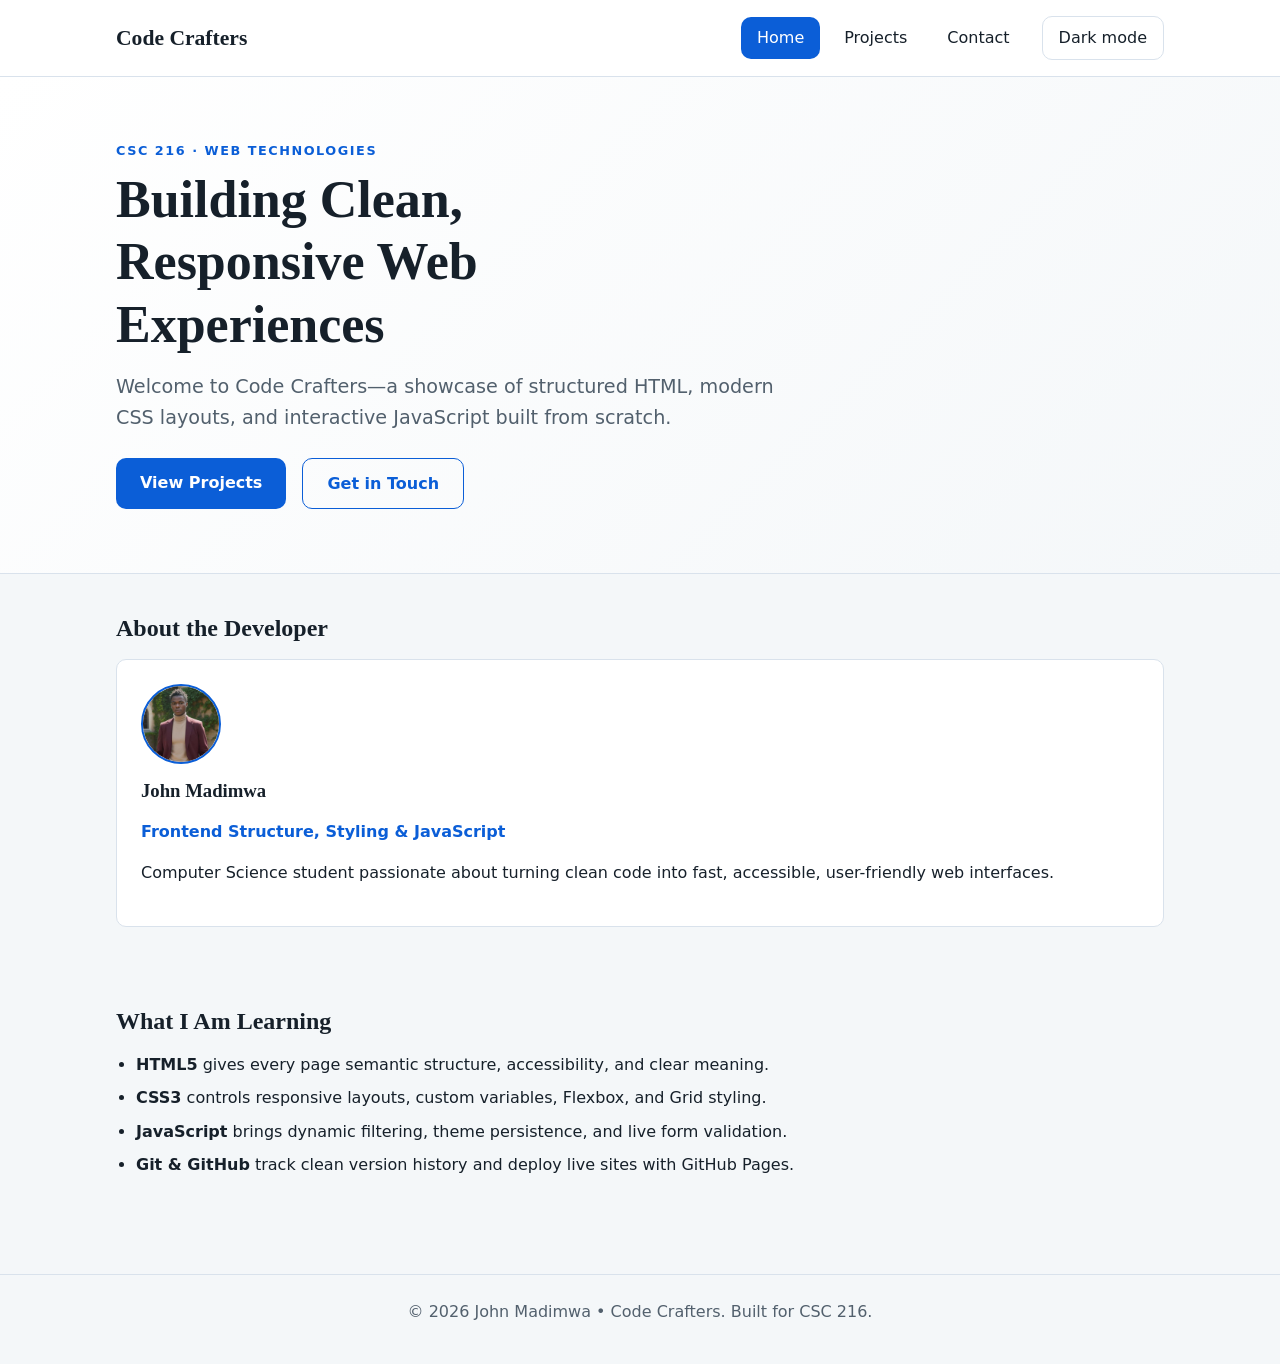
<file: index.html>
<!DOCTYPE html>
<html lang="en">
<head>
  <meta charset="UTF-8">
  <meta name="viewport" content="width=device-width, initial-scale=1.0">
  <meta name="description" content="Code Crafters: web development portfolio by John Madimwa for CSC 216.">
  <title>Home | Code Crafters</title>
  <link rel="stylesheet" href="css/styles.css">
  <script src="js/script.js" defer></script>
</head>
<body>
  <a class="skip-link" href="#main">Skip to main content</a>

  <header class="site-header">
    <div class="container header-inner">
      <a class="logo" href="index.html">Code Crafters</a>

      <button class="nav-toggle" type="button" aria-expanded="false" aria-controls="site-nav">Menu</button>

      <nav id="site-nav" class="site-nav" aria-label="Main">
        <ul>
          <li><a href="index.html" aria-current="page">Home</a></li>
          <li><a href="projects.html">Projects</a></li>
          <li><a href="contact.html">Contact</a></li>
        </ul>
      </nav>

      <button class="theme-toggle" type="button" aria-pressed="false">Dark mode</button>
    </div>
  </header>

  <main id="main">
    <section class="hero">
      <div class="container">
        <p class="eyebrow">CSC 216 · Web Technologies</p>
        <h1>Building Clean, Responsive Web Experiences</h1>
        <p class="lead">Welcome to Code Crafters—a showcase of structured HTML, modern CSS layouts, and interactive JavaScript built from scratch.</p>
        <div class="hero-actions">
          <a class="button" href="projects.html">View Projects</a>
          <a class="button-outline" href="contact.html">Get in Touch</a>
        </div>
      </div>
    </section>

    <section class="container section" aria-labelledby="team-heading">
      <h2 id="team-heading">About the Developer</h2>
      <div class="team-grid">
        <article class="card">
          <img class="profile-photo" src="images/john.jpg" alt="Portrait of John Madimwa" width="80" height="80">
          <h3>John Madimwa</h3>
          <p class="role">Frontend Structure, Styling &amp; JavaScript</p>
          <p>Computer Science student passionate about turning clean code into fast, accessible, user-friendly web interfaces.</p>
        </article>
      </div>
    </section>

    <section class="container section" aria-labelledby="learning-heading">
      <h2 id="learning-heading">What I Am Learning</h2>
      <ul class="skill-list">
        <li><strong>HTML5</strong> gives every page semantic structure, accessibility, and clear meaning.</li>
        <li><strong>CSS3</strong> controls responsive layouts, custom variables, Flexbox, and Grid styling.</li>
        <li><strong>JavaScript</strong> brings dynamic filtering, theme persistence, and live form validation.</li>
        <li><strong>Git &amp; GitHub</strong> track clean version history and deploy live sites with GitHub Pages.</li>
      </ul>
    </section>
  </main>

  <footer class="site-footer">
    <div class="container">
      <p>&copy; <span id="year">2026</span> John Madimwa &bull; Code Crafters. Built for CSC 216.</p>
    </div>
  </footer>
</body>
</html>
</file>
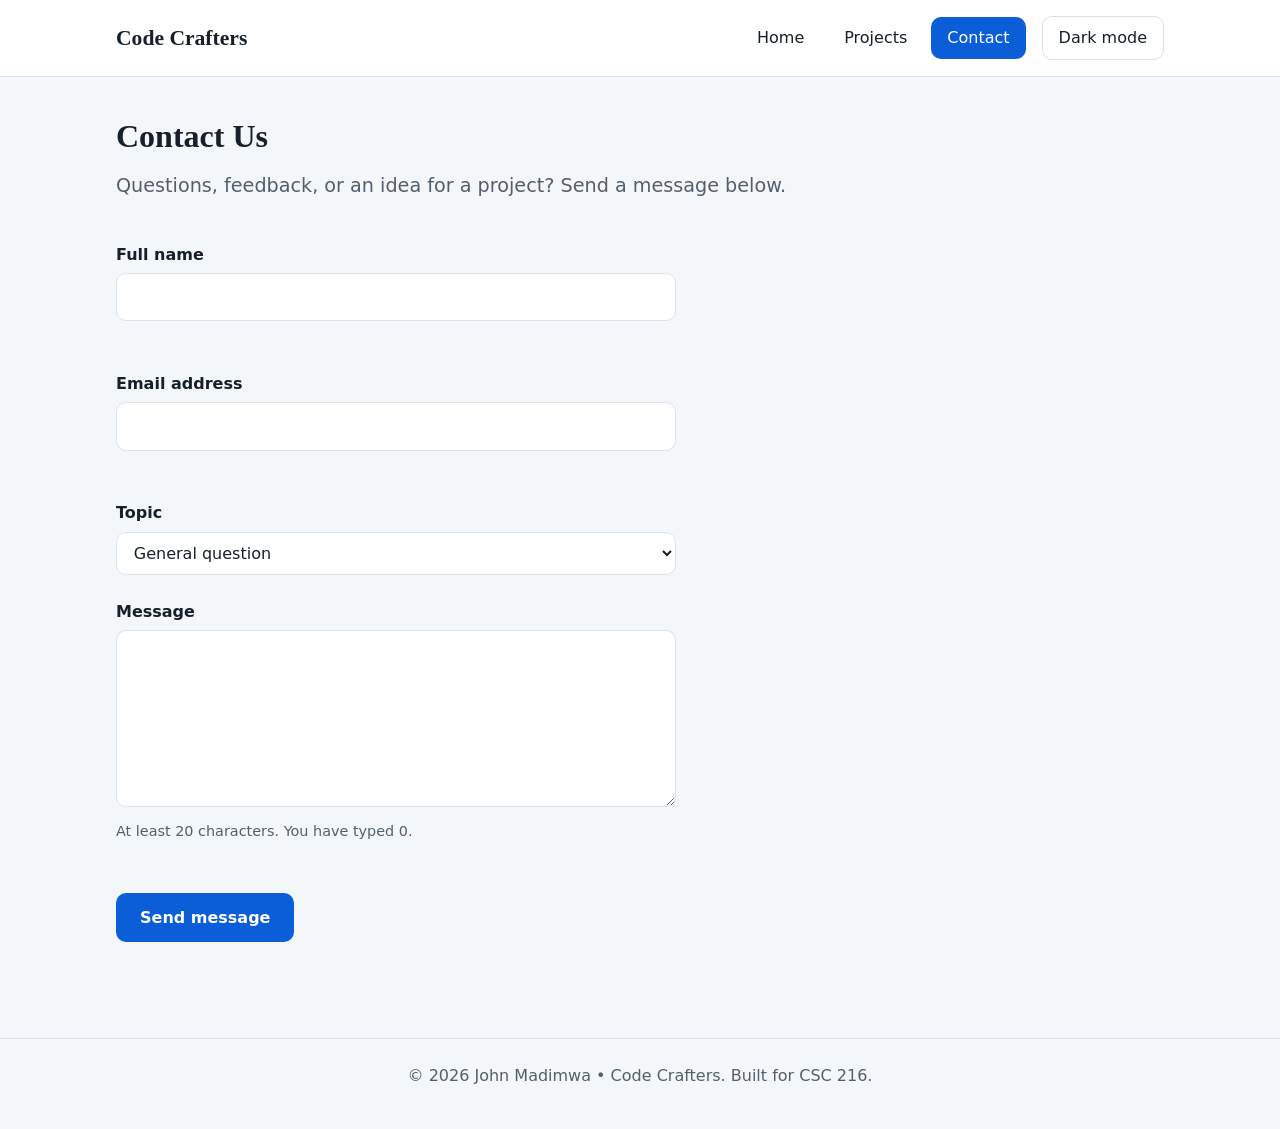
<file: contact.html>
<!DOCTYPE html>
<html lang="en">
<head>
  <meta charset="UTF-8">
  <meta name="viewport" content="width=device-width, initial-scale=1.0">
  <meta name="description" content="Send a message to Code Crafters.">
  <title>Contact | Code Crafters</title>
  <link rel="stylesheet" href="css/styles.css">
  <script src="js/script.js" defer></script>
</head>
<body>
  <a class="skip-link" href="#main">Skip to main content</a>

  <header class="site-header">
    <div class="container header-inner">
      <a class="logo" href="index.html">Code Crafters</a>

      <button class="nav-toggle" type="button" aria-expanded="false" aria-controls="site-nav">Menu</button>

      <nav id="site-nav" class="site-nav" aria-label="Main">
        <ul>
          <li><a href="index.html">Home</a></li>
          <li><a href="projects.html">Projects</a></li>
          <li><a href="contact.html" aria-current="page">Contact</a></li>
        </ul>
      </nav>

      <button class="theme-toggle" type="button" aria-pressed="false">Dark mode</button>
    </div>
  </header>

  <main id="main" class="container">
    <header class="page-header">
      <h1>Contact Us</h1>
      <p class="lead">Questions, feedback, or an idea for a project? Send a message below.</p>
    </header>

    <form id="contact-form" class="contact-form" novalidate>
      <div class="field">
        <label for="name">Full name</label>
        <input type="text" id="name" name="name" autocomplete="name" required aria-describedby="name-error">
        <p class="error" id="name-error"></p>
      </div>

      <div class="field">
        <label for="email">Email address</label>
        <input type="email" id="email" name="email" autocomplete="email" required aria-describedby="email-error">
        <p class="error" id="email-error"></p>
      </div>

      <div class="field">
        <label for="topic">Topic</label>
        <select id="topic" name="topic">
          <option value="general">General question</option>
          <option value="collaboration">Collaboration</option>
          <option value="feedback">Feedback on our site</option>
        </select>
      </div>

      <div class="field">
        <label for="message">Message</label>
        <textarea id="message" name="message" rows="6" required minlength="20" aria-describedby="message-hint message-error"></textarea>
        <p class="hint" id="message-hint">At least 20 characters. You have typed <span id="char-count">0</span>.</p>
        <p class="error" id="message-error"></p>
      </div>

      <button class="button" type="submit">Send message</button>
      <p id="form-status" class="form-status" role="status"></p>
    </form>
  </main>

  <footer class="site-footer">
    <div class="container">
      <p>&copy; <span id="year">2026</span> John Madimwa &bull; Code Crafters. Built for CSC 216.</p>
    </div>
  </footer>
</body>
</html>
</file>
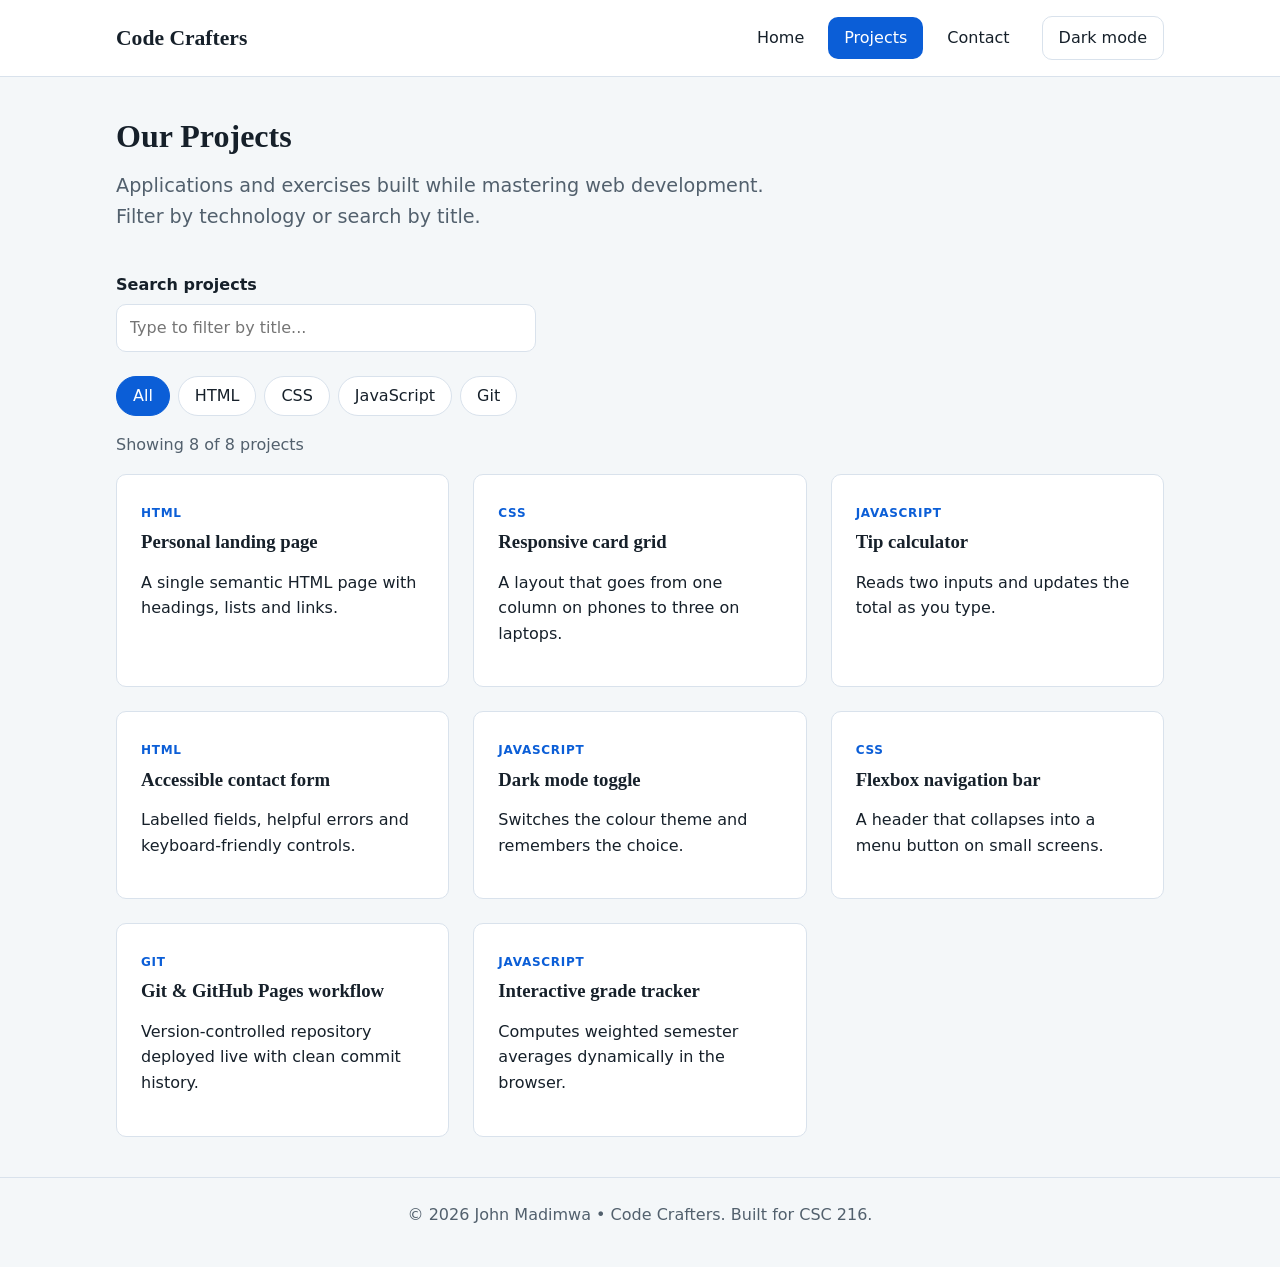
<file: projects.html>
<!DOCTYPE html>
<html lang="en">
<head>
  <meta charset="UTF-8">
  <meta name="viewport" content="width=device-width, initial-scale=1.0">
  <meta name="description" content="Projects built by Code Crafters in HTML, CSS, JavaScript, and Git.">
  <title>Projects | Code Crafters</title>
  <link rel="stylesheet" href="css/styles.css">
  <script src="js/script.js" defer></script>
</head>
<body>
  <a class="skip-link" href="#main">Skip to main content</a>

  <header class="site-header">
    <div class="container header-inner">
      <a class="logo" href="index.html">Code Crafters</a>

      <button class="nav-toggle" type="button" aria-expanded="false" aria-controls="site-nav">Menu</button>

      <nav id="site-nav" class="site-nav" aria-label="Main">
        <ul>
          <li><a href="index.html">Home</a></li>
          <li><a href="projects.html" aria-current="page">Projects</a></li>
          <li><a href="contact.html">Contact</a></li>
        </ul>
      </nav>

      <button class="theme-toggle" type="button" aria-pressed="false">Dark mode</button>
    </div>
  </header>

  <main id="main" class="container">
    <header class="page-header">
      <h1>Our Projects</h1>
      <p class="lead">Applications and exercises built while mastering web development. Filter by technology or search by title.</p>
    </header>

    <div class="field search-box">
      <label for="project-search">Search projects</label>
      <input type="search" id="project-search" placeholder="Type to filter by title...">
    </div>

    <div class="filters" role="group" aria-label="Filter projects by technology">
      <button class="filter-btn" type="button" data-filter="all" aria-pressed="true">All</button>
      <button class="filter-btn" type="button" data-filter="html" aria-pressed="false">HTML</button>
      <button class="filter-btn" type="button" data-filter="css" aria-pressed="false">CSS</button>
      <button class="filter-btn" type="button" data-filter="js" aria-pressed="false">JavaScript</button>
      <button class="filter-btn" type="button" data-filter="git" aria-pressed="false">Git</button>
    </div>

    <p id="project-count" class="project-count" aria-live="polite"></p>
    <div id="project-list" class="project-grid"></div>

    <noscript>
      <p>Turn on JavaScript to see the project list.</p>
    </noscript>
  </main>

  <footer class="site-footer">
    <div class="container">
      <p>&copy; <span id="year">2026</span> John Madimwa &bull; Code Crafters. Built for CSC 216.</p>
    </div>
  </footer>
</body>
</html>
</file>
<file: css/styles.css>
/* =====================================================
   Code Crafters — CSC 216 Lab 2 Stylesheet
   ===================================================== */

/* ---------- 1. Design tokens ---------- */
:root {
  --color-bg: #f4f7f9;
  --color-surface: #ffffff;
  --color-text: #16202a;
  --color-muted: #52606d;
  --color-primary: #0b5ed7;
  --color-primary-dark: #084298;
  --color-on-primary: #ffffff;
  --color-border: #d9e2ec;
  --color-error: #c92a2a;
  --color-success: #2b8a3e;

  --font-body: system-ui, -apple-system, "Segoe UI", Roboto, Arial, sans-serif;
  --font-heading: Georgia, "Times New Roman", serif;

  --space-1: 0.5rem;
  --space-2: 1rem;
  --space-3: 1.5rem;
  --space-4: 2.5rem;
  --space-5: 4rem;

  --radius: 10px;
  --max-width: 1080px;
}

body.dark {
  --color-bg: #0f172a;
  --color-surface: #1e293b;
  --color-text: #f1f5f9;
  --color-muted: #94a3b8;
  --color-primary: #38bdf8;
  --color-primary-dark: #7dd3fc;
  --color-on-primary: #0f172a;
  --color-border: #334155;
  --color-error: #f87171;
  --color-success: #4ade80;
  color-scheme: dark;
}

/* ---------- 2. Base and reset ---------- */
*,
*::before,
*::after {
  box-sizing: border-box;
}

body {
  margin: 0;
  font-family: var(--font-body);
  font-size: 1rem;
  line-height: 1.6;
  color: var(--color-text);
  background-color: var(--color-bg);
  transition: background-color 0.3s ease, color 0.3s ease;
}

h1,
h2,
h3 {
  font-family: var(--font-heading);
  line-height: 1.2;
  margin: 0 0 var(--space-2);
}

p {
  margin: 0 0 var(--space-2);
}

a {
  color: var(--color-primary);
}

a:hover {
  color: var(--color-primary-dark);
}

img {
  max-width: 100%;
  display: block;
}

:focus-visible {
  outline: 3px solid var(--color-primary);
  outline-offset: 3px;
}

/* ---------- 3. Layout helpers ---------- */
.container {
  width: 100%;
  max-width: var(--max-width);
  margin-inline: auto;
  padding-inline: var(--space-2);
}

.section {
  padding-block: var(--space-4);
}

.skip-link {
  position: absolute;
  top: -4rem;
  left: var(--space-2);
  z-index: 100;
  padding: var(--space-1) var(--space-2);
  border-radius: var(--radius);
  background-color: var(--color-primary);
  color: var(--color-on-primary);
  text-decoration: none;
  font-weight: 600;
}

.skip-link:focus {
  top: var(--space-2);
}

/* ---------- 4. Header and navigation ---------- */
.site-header {
  position: sticky;
  top: 0;
  z-index: 10;
  background-color: var(--color-surface);
  border-bottom: 1px solid var(--color-border);
}

.header-inner {
  display: flex;
  flex-wrap: wrap;
  align-items: center;
  gap: var(--space-2);
  padding-block: var(--space-2);
}

.logo {
  margin-right: auto;
  font-family: var(--font-heading);
  font-size: 1.35rem;
  font-weight: 700;
  color: var(--color-text);
  text-decoration: none;
}

.site-nav ul {
  display: flex;
  gap: var(--space-1);
  margin: 0;
  padding: 0;
  list-style: none;
}

.site-nav a {
  display: block;
  padding: var(--space-1) var(--space-2);
  border-radius: var(--radius);
  color: var(--color-text);
  font-weight: 500;
  text-decoration: none;
}

.site-nav a:hover {
  background-color: var(--color-bg);
}

.site-nav a[aria-current="page"] {
  background-color: var(--color-primary);
  color: var(--color-on-primary);
}

.nav-toggle,
.theme-toggle {
  padding: var(--space-1) var(--space-2);
  border: 1px solid var(--color-border);
  border-radius: var(--radius);
  background-color: transparent;
  color: var(--color-text);
  font: inherit;
  cursor: pointer;
}

.theme-toggle[aria-pressed="true"] {
  border-color: var(--color-primary);
  color: var(--color-primary);
}

.nav-toggle {
  display: none;
}

/* ---------- 5. Buttons and hero ---------- */
.button {
  display: inline-block;
  padding: 0.75rem 1.5rem;
  border: none;
  border-radius: var(--radius);
  background-color: var(--color-primary);
  color: var(--color-on-primary);
  font: inherit;
  font-weight: 600;
  text-decoration: none;
  cursor: pointer;
  transition: background-color 0.2s ease, transform 0.2s ease;
}

.button:hover {
  background-color: var(--color-primary-dark);
  color: var(--color-on-primary);
  transform: translateY(-2px);
}

.button-outline {
  display: inline-block;
  padding: 0.75rem 1.5rem;
  border: 1px solid var(--color-primary);
  border-radius: var(--radius);
  background-color: transparent;
  color: var(--color-primary);
  font: inherit;
  font-weight: 600;
  text-decoration: none;
  cursor: pointer;
  transition: background-color 0.2s ease, color 0.2s ease;
}

.button-outline:hover {
  background-color: var(--color-primary);
  color: var(--color-on-primary);
}

.hero {
  padding-block: var(--space-5);
  background: linear-gradient(135deg, var(--color-surface), var(--color-bg));
  border-bottom: 1px solid var(--color-border);
}

.hero-actions {
  display: flex;
  flex-wrap: wrap;
  gap: var(--space-2);
}

.hero h1 {
  max-width: 22ch;
  font-size: clamp(2rem, 5vw, 3.25rem);
}

.eyebrow {
  margin-bottom: var(--space-1);
  color: var(--color-primary);
  font-size: 0.8rem;
  font-weight: 700;
  letter-spacing: 0.12em;
  text-transform: uppercase;
}

.lead {
  max-width: 55ch;
  margin-bottom: var(--space-3);
  color: var(--color-muted);
  font-size: 1.2rem;
}

.page-header {
  padding-block: var(--space-4) var(--space-2);
}

/* ---------- 6. Cards and grids ---------- */
.team-grid,
.project-grid {
  display: grid;
  grid-template-columns: repeat(auto-fit, minmax(260px, 1fr));
  gap: var(--space-3);
}

.card {
  padding: var(--space-3);
  border: 1px solid var(--color-border);
  border-radius: var(--radius);
  background-color: var(--color-surface);
}

.profile-photo {
  width: 80px;
  height: 80px;
  object-fit: cover;
  border-radius: 50%;
  border: 2px solid var(--color-primary);
  margin-bottom: var(--space-2);
}

.role {
  color: var(--color-primary);
  font-weight: 600;
}

.skill-list {
  padding-left: 1.25rem;
}

.skill-list li {
  margin-bottom: var(--space-1);
}

/* ---------- 7. Projects page & search ---------- */
.search-box {
  max-width: 420px;
  margin-bottom: var(--space-2);
}

.filters {
  display: flex;
  flex-wrap: wrap;
  gap: var(--space-1);
  margin-bottom: var(--space-2);
}

.filter-btn {
  padding: 0.4rem 1rem;
  border: 1px solid var(--color-border);
  border-radius: 999px;
  background-color: var(--color-surface);
  color: var(--color-text);
  font: inherit;
  cursor: pointer;
}

.filter-btn[aria-pressed="true"] {
  border-color: var(--color-primary);
  background-color: var(--color-primary);
  color: var(--color-on-primary);
}

.project-count {
  color: var(--color-muted);
}

.tag {
  display: inline-block;
  margin-bottom: var(--space-1);
  color: var(--color-primary);
  font-size: 0.75rem;
  font-weight: 700;
  letter-spacing: 0.06em;
  text-transform: uppercase;
}

/* ---------- 8. Contact form ---------- */
.contact-form {
  max-width: 560px;
  padding-bottom: var(--space-4);
}

.field {
  margin-bottom: var(--space-3);
}

label {
  display: block;
  margin-bottom: 0.35rem;
  font-weight: 600;
}

input,
select,
textarea {
  width: 100%;
  padding: 0.65rem 0.8rem;
  border: 1px solid var(--color-border);
  border-radius: var(--radius);
  background-color: var(--color-surface);
  color: var(--color-text);
  font: inherit;
}

input:focus,
select:focus,
textarea:focus {
  border-color: var(--color-primary);
}

input[aria-invalid="true"],
textarea[aria-invalid="true"] {
  border-color: var(--color-error);
}

.hint,
.error {
  margin: 0.35rem 0 0;
  font-size: 0.9rem;
}

.hint {
  color: var(--color-muted);
}

.error {
  min-height: 1.4em;
  color: var(--color-error);
}

.form-status {
  margin-top: var(--space-2);
  color: var(--color-success);
  font-weight: 600;
}

/* ---------- 9. Footer ---------- */
.site-footer {
  margin-top: var(--space-4);
  padding-block: var(--space-3);
  border-top: 1px solid var(--color-border);
  color: var(--color-muted);
  text-align: center;
}

/* ---------- 10. Small screens ---------- */
@media (max-width: 700px) {
  .nav-toggle {
    display: inline-block;
  }

  .site-nav {
    display: none;
    order: 3;
    width: 100%;
  }

  .site-nav.open {
    display: block;
  }

  .site-nav ul {
    flex-direction: column;
  }

  .section {
    padding-block: var(--space-3);
  }
}

/* ---------- 11. Respect reduced-motion preferences ---------- */
@media (prefers-reduced-motion: reduce) {
  *,
  *::before,
  *::after {
    transition: none !important;
  }
}
</file>
